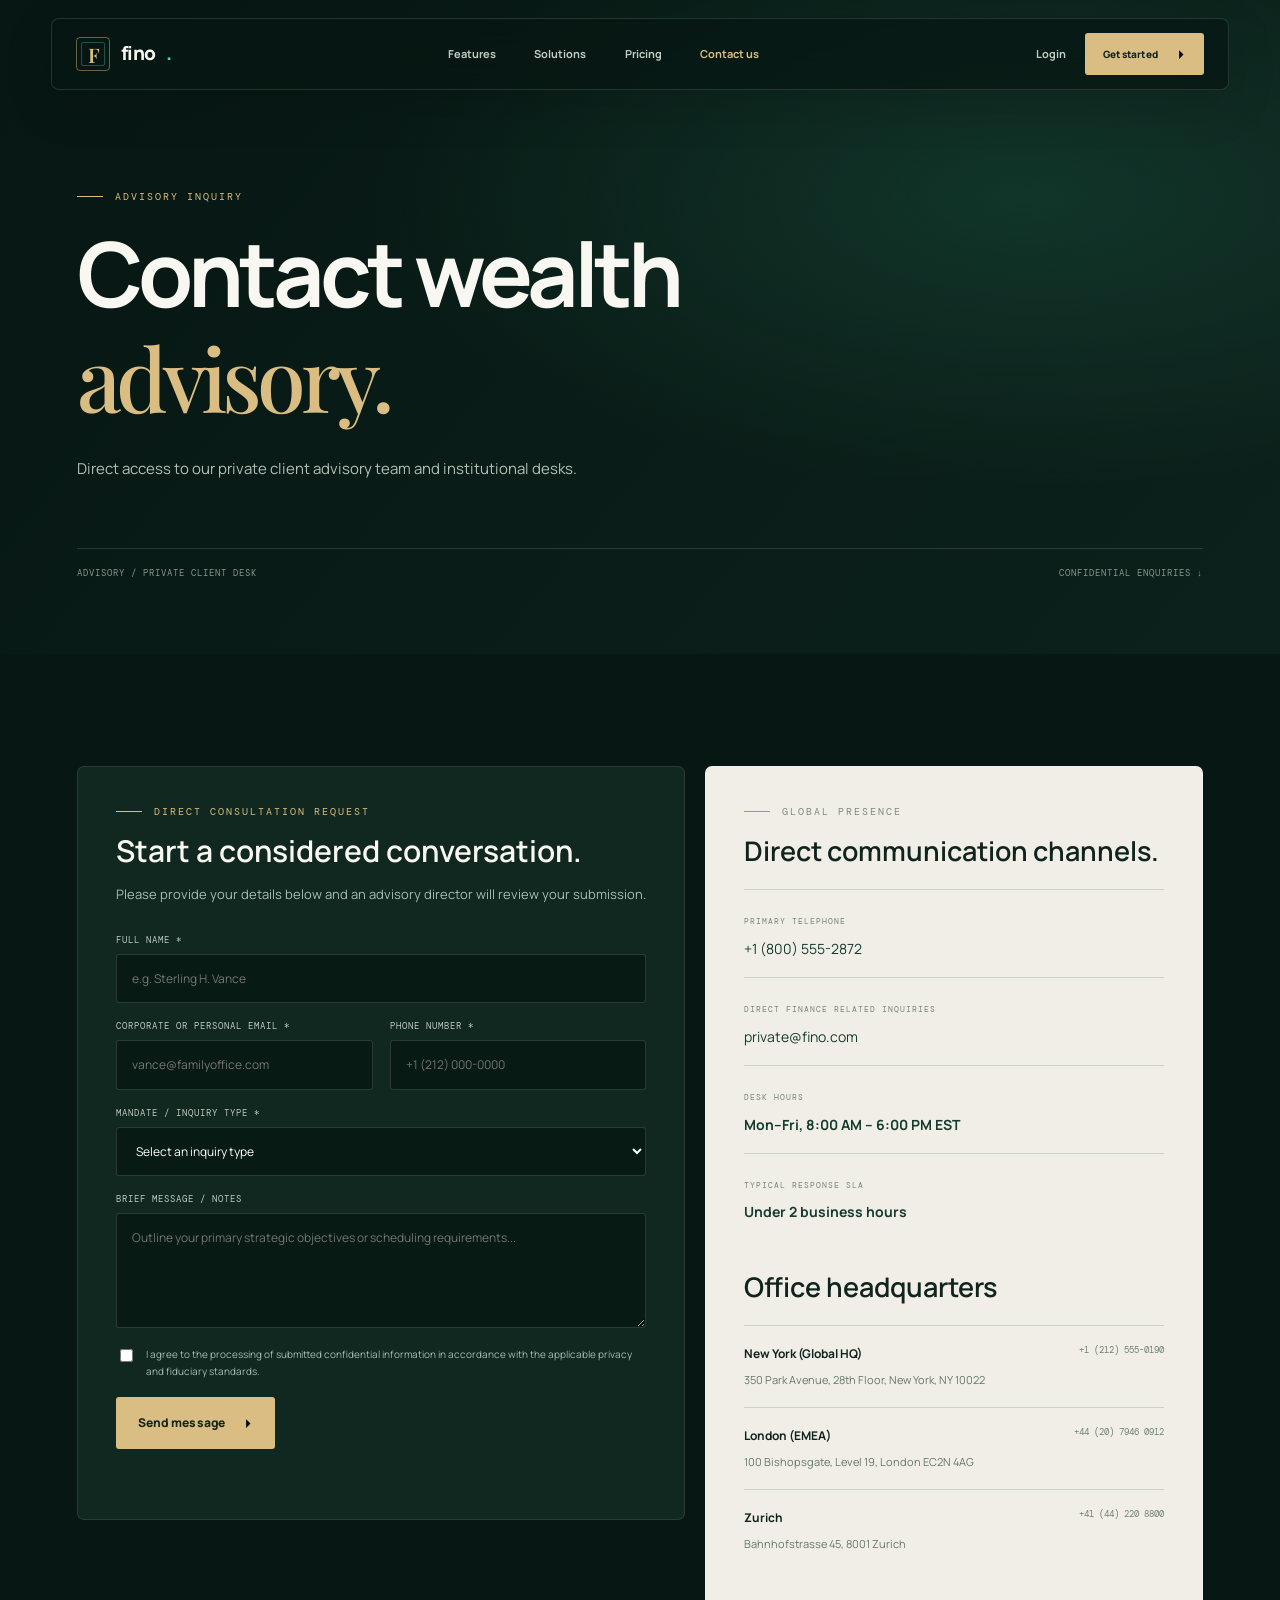
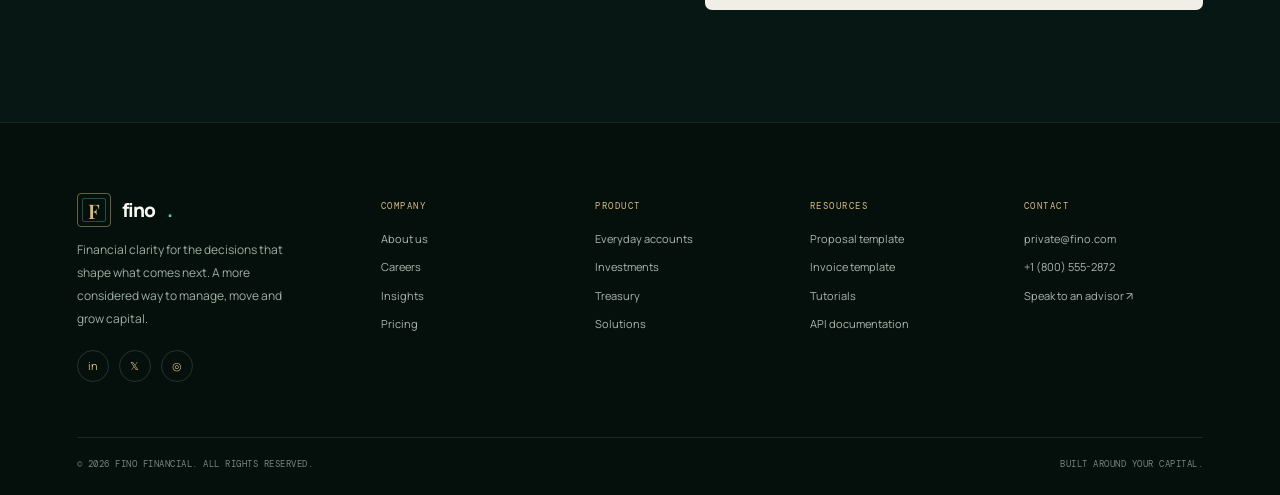
<file: contact.html>
<!doctype html><html lang="en"><head><meta charset="utf-8"><meta name="viewport" content="width=device-width, initial-scale=1"><meta name="theme-color" content="#071713"><meta name="description" content="Fino private wealth and financial intelligence."><link rel="icon" href="assets/favicon.svg" type="image/svg+xml"><title>Contact wealth advisory | Fino</title><link rel="preconnect" href="https://fonts.googleapis.com"><link rel="preconnect" href="https://fonts.gstatic.com" crossorigin><link rel="preconnect" href="https://images.unsplash.com"><link rel="stylesheet" href="assets/styles.css"></head><body class="loading"><div id="preloader"><div class="preload-inner"><div class="preload-mark">F</div><div class="preload-name">FINO</div><div class="preload-line"></div><div class="mono" style="color:#7d9285;font-size:8px">PRIVATE WEALTH · FINANCIAL INTELLIGENCE</div></div></div>
<header class="site-header"><div class="nav-shell"><a class="brand" href="index.html"><span class="brand-symbol">F</span> fino<span class="brand-dot">.</span></a><nav class="nav-links" aria-label="Main navigation"><a class="" href="index.html#features">Features</a><a class="" href="solutions.html">Solutions</a><a class="" href="pricing.html">Pricing</a><a class="active" href="contact.html">Contact us</a></nav><div class="nav-actions"><a class="nav-login" href="login.html">Login</a><a class="btn btn-gold" href="signup.html">Get started <svg viewBox="0 0 24 24" aria-hidden="true"><path d="M5 12h14M13 5l7 7-7 7"/></svg></a><button class="nav-toggle" aria-label="Toggle navigation" aria-expanded="false"><svg viewBox="0 0 24 24" fill="none" stroke="currentColor" stroke-width="1.7"><path d="M3 7h18M3 12h18M3 17h18"/></svg></button></div></div></header>
<main><section class="page-hero"><div class="container"><div class="eyebrow reveal">ADVISORY INQUIRY</div><h1 class="reveal">Contact wealth<br><em>advisory.</em></h1><p class="reveal">Direct access to our private client advisory team and institutional desks.</p><div class="hero-meta"><span>ADVISORY / PRIVATE CLIENT DESK</span><span>CONFIDENTIAL ENQUIRIES ↓</span></div></div></section>
<section class="section"><div class="container"><div class="contact-layout">
<div class="form-panel reveal"><div class="eyebrow">DIRECT CONSULTATION REQUEST</div><h2>Start a considered conversation.</h2><p>Please provide your details below and an advisory director will review your submission.</p>
<form id="contactForm"><div class="form-grid">
<div class="field full"><label for="name">Full name *</label><input id="name" name="name" placeholder="e.g. Sterling H. Vance" required></div>
<div class="field"><label for="email">Corporate or personal email *</label><input id="email" name="email" type="email" placeholder="vance@familyoffice.com" required></div>
<div class="field"><label for="phone">Phone number *</label><input id="phone" name="phone" type="tel" placeholder="+1 (212) 000-0000" required></div>
<div class="field full"><label for="mandate">Mandate / inquiry type *</label><select id="mandate" name="mandate" required><option value="">Select an inquiry type</option><option>Private Wealth Advisory</option><option>Institutional Treasury</option><option>Investment &amp; Fund Management</option><option>Cross-Border Commerce</option><option>General Enquiry</option></select></div>
<div class="field full"><label for="message">Brief message / notes</label><textarea id="message" name="message" placeholder="Outline your primary strategic objectives or scheduling requirements..."></textarea></div>
</div><label class="consent"><input type="checkbox" required> I agree to the processing of submitted confidential information in accordance with the applicable privacy and fiduciary standards.</label><button class="btn btn-gold" type="submit">Send message <svg viewBox="0 0 24 24" aria-hidden="true"><path d="M5 12h14M13 5l7 7-7 7"/></svg></button><div class="form-feedback" id="formFeedback" role="status"></div></form></div>
<aside class="contact-panel reveal delay-1"><div class="eyebrow">GLOBAL PRESENCE</div><h3>Direct communication channels.</h3><div class="contact-detail"><small>PRIMARY TELEPHONE</small><a href="tel:+18005552872">+1 (800) 555-2872</a></div><div class="contact-detail"><small>DIRECT FINANCE RELATED INQUIRIES</small><a href="mailto:private@fino.com">private@fino.com</a></div><div class="contact-detail"><small>DESK HOURS</small><b>Mon–Fri, 8:00 AM – 6:00 PM EST</b></div><div class="contact-detail"><small>TYPICAL RESPONSE SLA</small><b>Under 2 business hours</b></div><h3 style="margin-top:28px">Office headquarters</h3>
<div class="office"><strong>New York (Global HQ) <span>+1 (212) 555-0190</span></strong><p>350 Park Avenue, 28th Floor, New York, NY 10022</p></div>
<div class="office"><strong>London (EMEA) <span>+44 (20) 7946 0912</span></strong><p>100 Bishopsgate, Level 19, London EC2N 4AG</p></div>
<div class="office"><strong>Zurich <span>+41 (44) 220 8800</span></strong><p>Bahnhofstrasse 45, 8001 Zurich</p></div></aside>
</div></div></section></main><footer class="footer"><div class="container"><div class="footer-grid"><div class="footer-brand"><a class="brand" href="index.html"><span class="brand-symbol">F</span> fino<span class="brand-dot">.</span></a><p>Financial clarity for the decisions that shape what comes next. A more considered way to manage, move and grow capital.</p><div class="socials"><a href="#" aria-label="LinkedIn">in</a><a href="#" aria-label="X">𝕏</a><a href="#" aria-label="Instagram">◎</a></div></div><div class="footer-col"><h4>COMPANY</h4><a href="solutions.html">About us</a><a href="solutions.html">Careers</a><a href="solutions.html">Insights</a><a href="pricing.html">Pricing</a></div><div class="footer-col"><h4>PRODUCT</h4><a href="solutions.html">Everyday accounts</a><a href="solutions.html">Investments</a><a href="solutions.html">Treasury</a><a href="solutions.html">Solutions</a></div><div class="footer-col"><h4>RESOURCES</h4><a href="solutions.html">Proposal template</a><a href="solutions.html">Invoice template</a><a href="solutions.html">Tutorials</a><a href="solutions.html">API documentation</a></div><div class="footer-col"><h4>CONTACT</h4><a href="mailto:private@fino.com">private@fino.com</a><a href="tel:+18005552872">+1 (800) 555-2872</a><a href="contact.html">Speak to an advisor ↗</a></div></div><div class="footer-bottom"><span>© <span data-year>2026</span> FINO FINANCIAL. ALL RIGHTS RESERVED.</span><span>BUILT AROUND YOUR CAPITAL.</span></div></div></footer><script src="assets/app.js" defer></script></body></html>
</file>
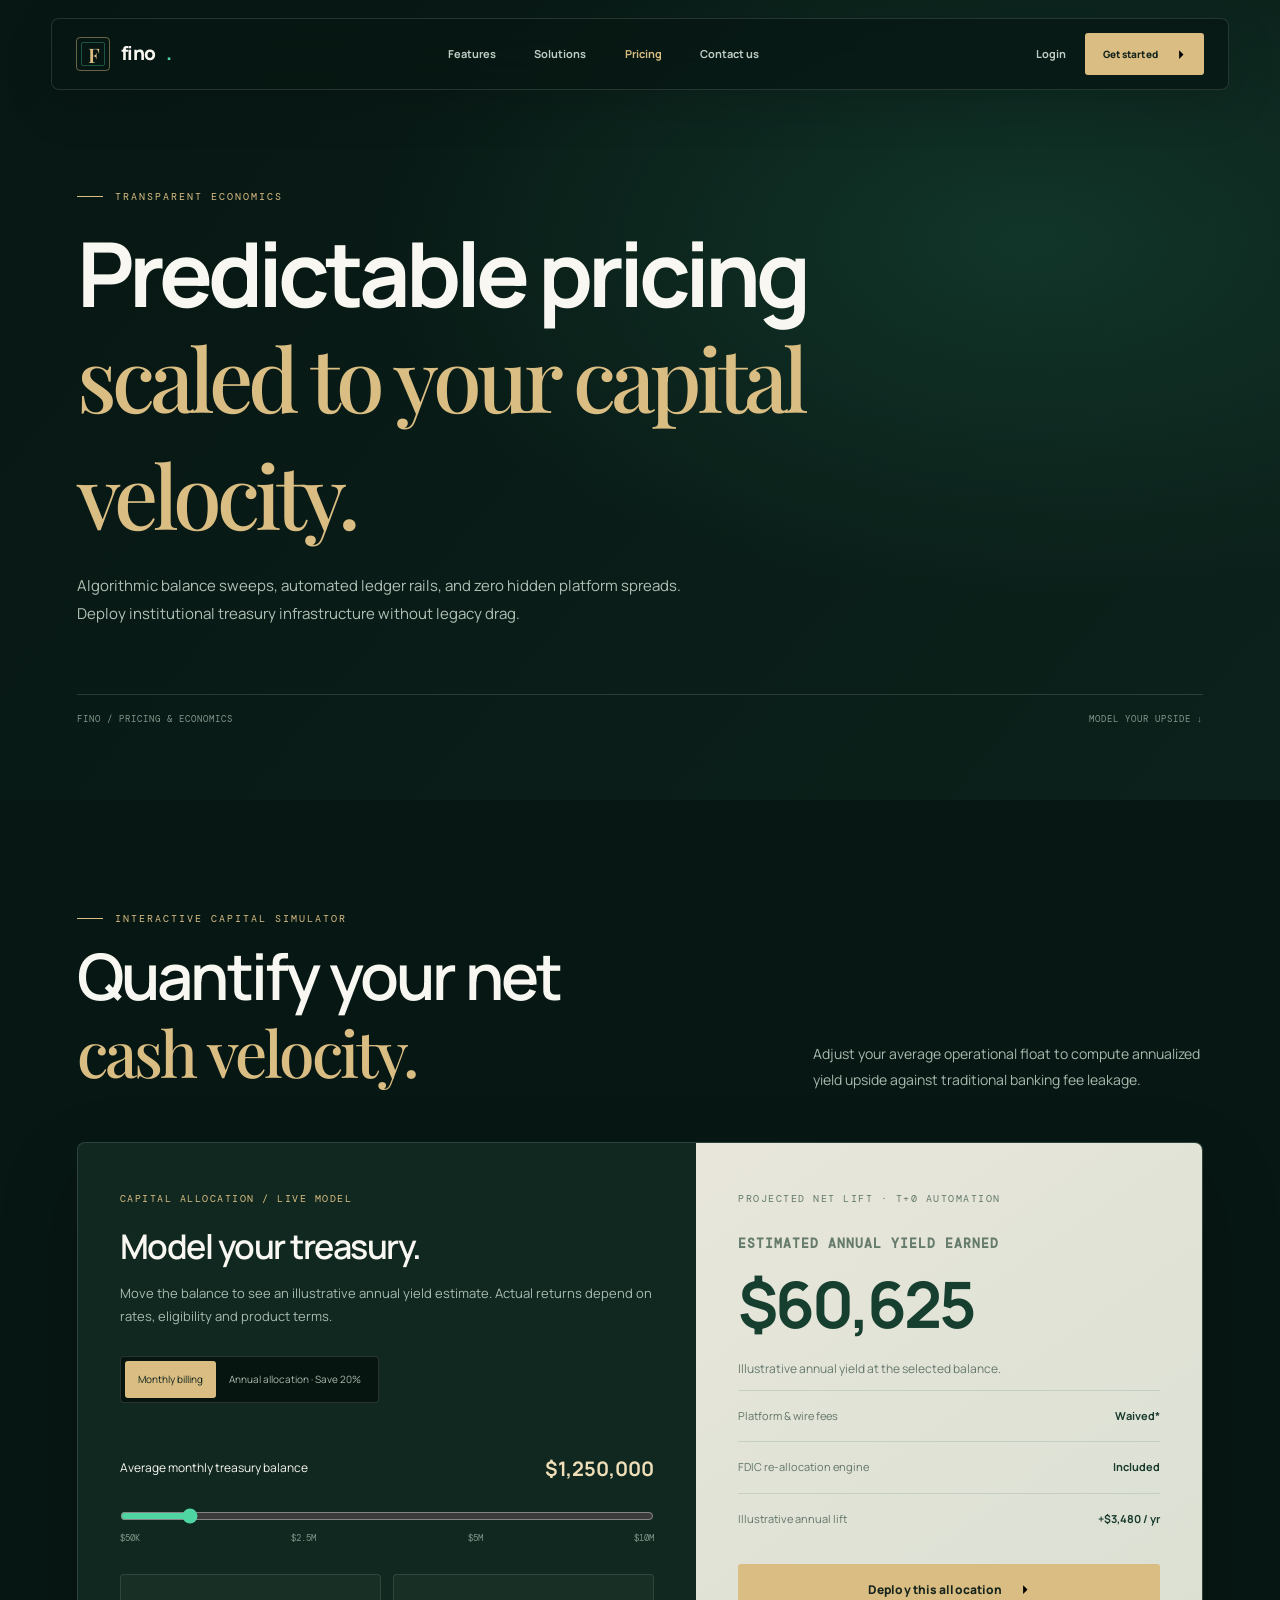
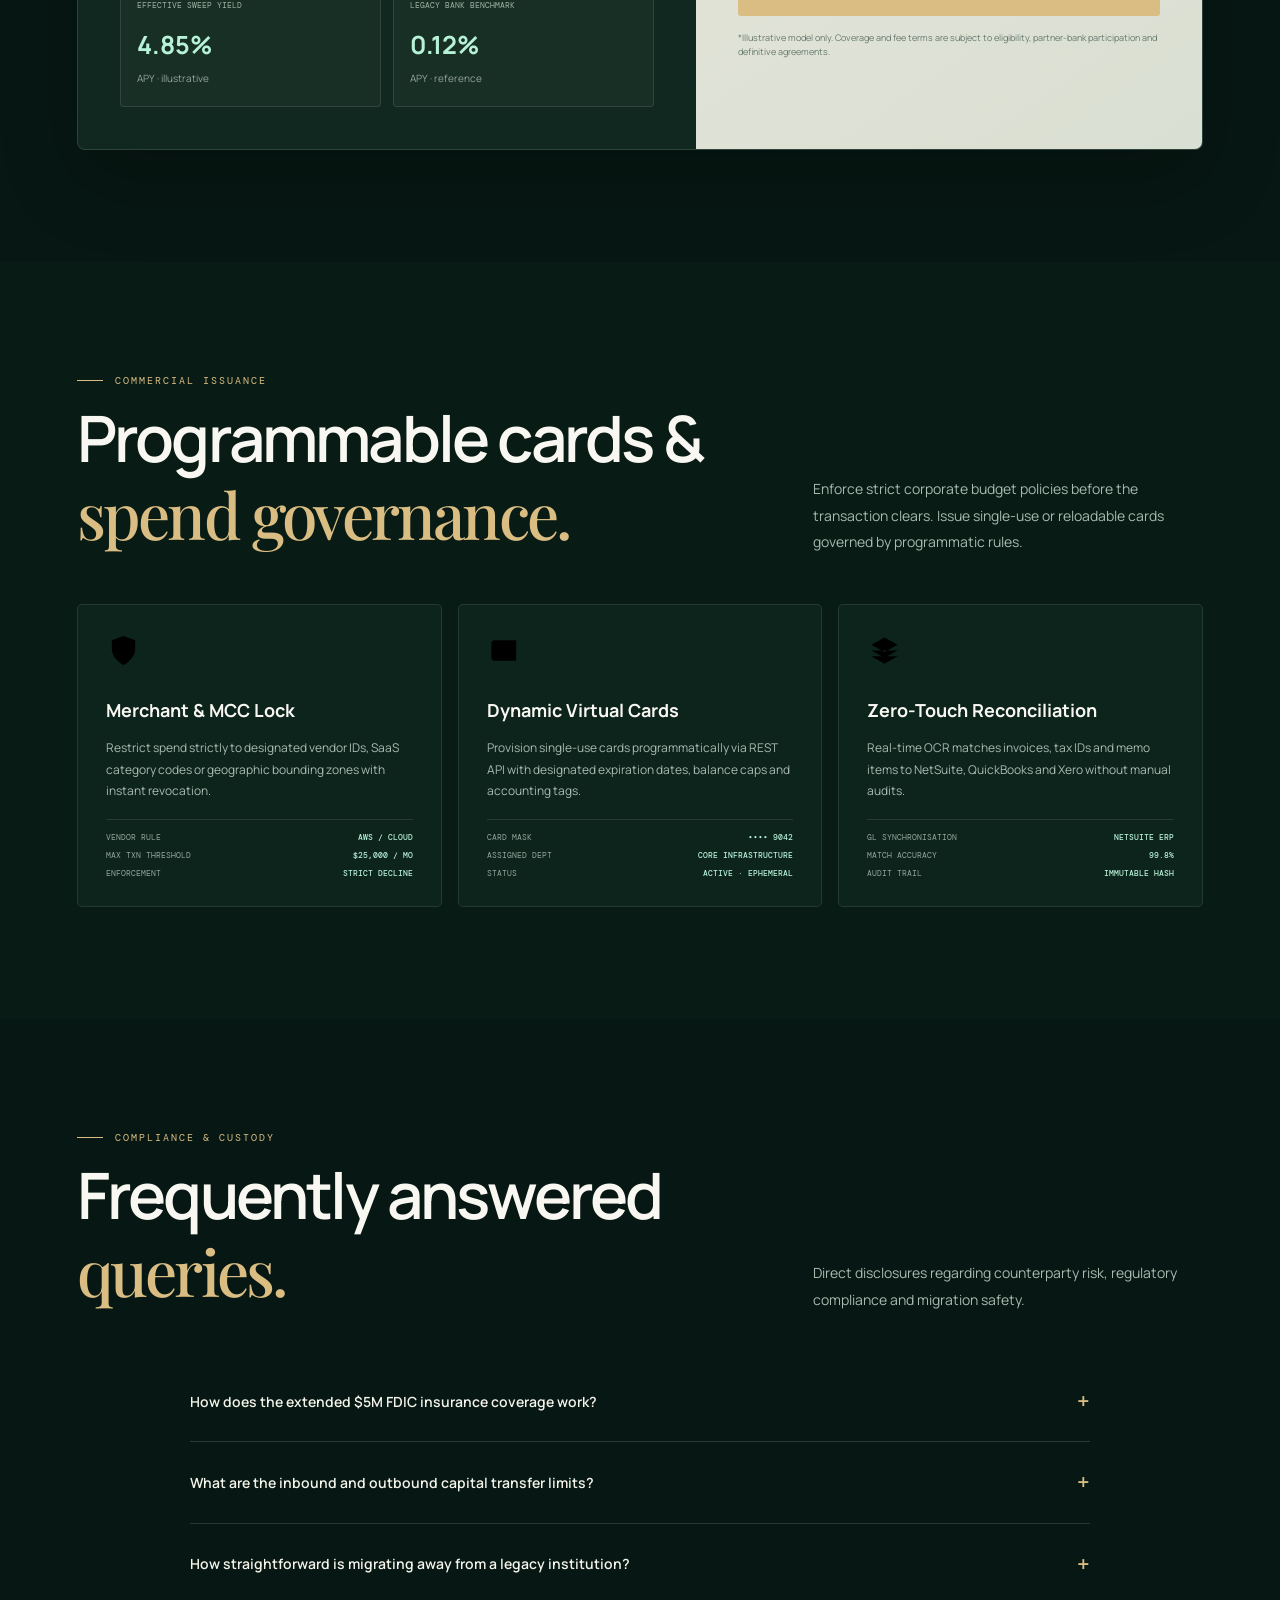
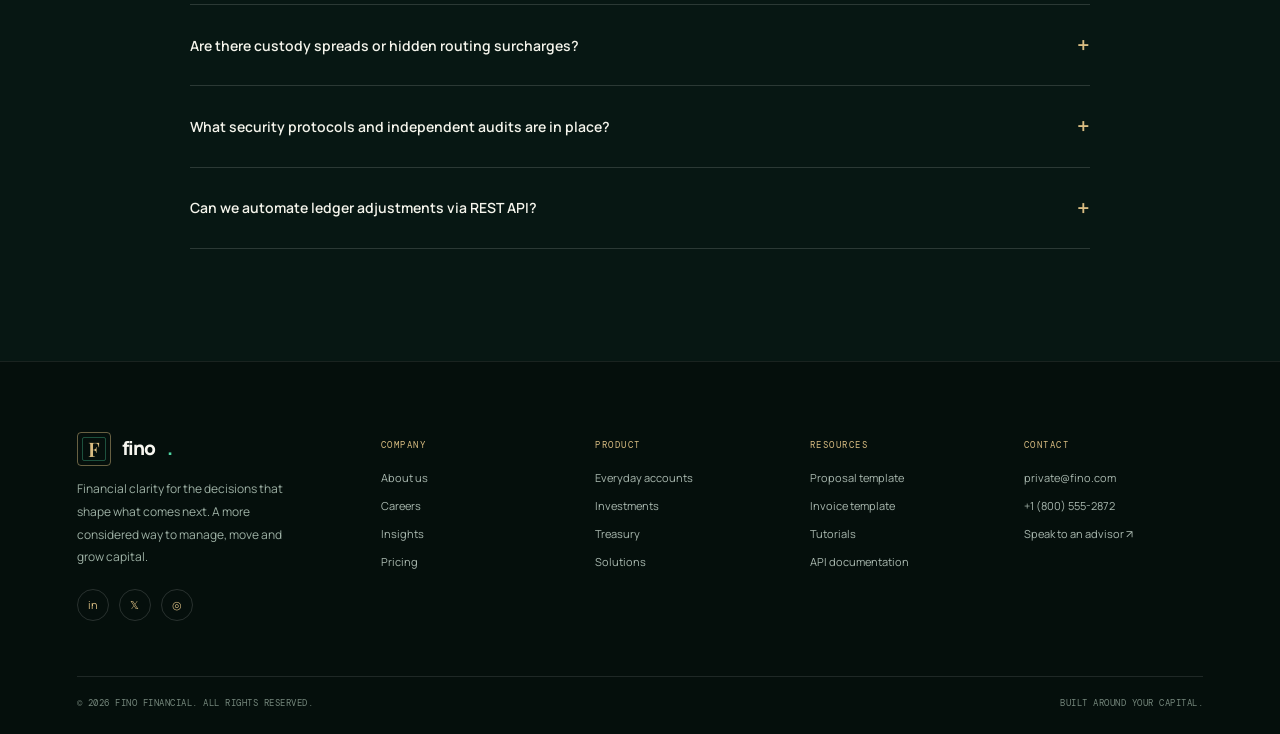
<file: pricing.html>
<!doctype html><html lang="en"><head><meta charset="utf-8"><meta name="viewport" content="width=device-width, initial-scale=1"><meta name="theme-color" content="#071713"><meta name="description" content="Fino private wealth and financial intelligence."><link rel="icon" href="assets/favicon.svg" type="image/svg+xml"><title>Pricing | Fino</title><link rel="preconnect" href="https://fonts.googleapis.com"><link rel="preconnect" href="https://fonts.gstatic.com" crossorigin><link rel="preconnect" href="https://images.unsplash.com"><link rel="stylesheet" href="assets/styles.css"></head><body class="loading"><div id="preloader"><div class="preload-inner"><div class="preload-mark">F</div><div class="preload-name">FINO</div><div class="preload-line"></div><div class="mono" style="color:#7d9285;font-size:8px">PRIVATE WEALTH · FINANCIAL INTELLIGENCE</div></div></div>
<header class="site-header"><div class="nav-shell"><a class="brand" href="index.html"><span class="brand-symbol">F</span> fino<span class="brand-dot">.</span></a><nav class="nav-links" aria-label="Main navigation"><a class="" href="index.html#features">Features</a><a class="" href="solutions.html">Solutions</a><a class="active" href="pricing.html">Pricing</a><a class="" href="contact.html">Contact us</a></nav><div class="nav-actions"><a class="nav-login" href="login.html">Login</a><a class="btn btn-gold" href="signup.html">Get started <svg viewBox="0 0 24 24" aria-hidden="true"><path d="M5 12h14M13 5l7 7-7 7"/></svg></a><button class="nav-toggle" aria-label="Toggle navigation" aria-expanded="false"><svg viewBox="0 0 24 24" fill="none" stroke="currentColor" stroke-width="1.7"><path d="M3 7h18M3 12h18M3 17h18"/></svg></button></div></div></header>
<main><section class="page-hero"><div class="container"><div class="eyebrow reveal">TRANSPARENT ECONOMICS</div><h1 class="reveal">Predictable pricing<br><em>scaled to your capital velocity.</em></h1><p class="reveal">Algorithmic balance sweeps, automated ledger rails, and zero hidden platform spreads. Deploy institutional treasury infrastructure without legacy drag.</p><div class="hero-meta"><span>FINO / PRICING &amp; ECONOMICS</span><span>MODEL YOUR UPSIDE ↓</span></div></div></section>
<section class="section"><div class="container"><div class="eyebrow reveal">INTERACTIVE CAPITAL SIMULATOR</div><div class="section-head"><div><h2 class="reveal">Quantify your net<br><em>cash velocity.</em></h2></div><p class="reveal">Adjust your average operational float to compute annualized yield upside against traditional banking fee leakage.</p></div>
<div class="pricing-calc reveal"><div class="calc-input"><span class="mono gold">CAPITAL ALLOCATION / LIVE MODEL</span><h2>Model your treasury.</h2><p>Move the balance to see an illustrative annual yield estimate. Actual returns depend on rates, eligibility and product terms.</p><div class="billing-switch"><button id="monthlyBtn" class="active" type="button">Monthly billing</button><button id="annualBtn" type="button">Annual allocation · Save 20%</button></div><div class="range-head"><label for="balance">Average monthly treasury balance</label><b id="balanceValue">$1,250,000</b></div><input id="balance" type="range" min="50000" max="10000000" step="50000" value="1250000"><div class="range-scale"><span>$50K</span><span>$2.5M</span><span>$5M</span><span>$10M</span></div><div class="rate-pair"><div class="rate-box"><small>EFFECTIVE SWEEP YIELD</small><b>4.85%</b><span>APY · illustrative</span></div><div class="rate-box"><small>LEGACY BANK BENCHMARK</small><b>0.12%</b><span>APY · reference</span></div></div></div>
<div class="calc-output"><span class="mono">PROJECTED NET LIFT · T+0 AUTOMATION</span><h3>ESTIMATED ANNUAL YIELD EARNED</h3><div class="yield-value" id="yieldValue">$60,625</div><p>Illustrative annual yield at the selected balance.</p><div class="calc-line"><span>Platform &amp; wire fees</span><b>Waived*</b></div><div class="calc-line"><span>FDIC re-allocation engine</span><b>Included</b></div><div class="calc-line"><span>Illustrative annual lift</span><b id="liftValue">+$60,625 / yr</b></div><a class="btn btn-gold" href="contact.html">Deploy this allocation <svg viewBox="0 0 24 24" aria-hidden="true"><path d="M5 12h14M13 5l7 7-7 7"/></svg></a><p style="font-size:9px;margin-top:15px">*Illustrative model only. Coverage and fee terms are subject to eligibility, partner-bank participation and definitive agreements.</p></div></div></div></section>
<section class="section" style="background:#091b15"><div class="container"><div class="section-head"><div><div class="eyebrow reveal">COMMERCIAL ISSUANCE</div><h2 class="reveal">Programmable cards &amp;<br><em>spend governance.</em></h2></div><p class="reveal">Enforce strict corporate budget policies before the transaction clears. Issue single-use or reloadable cards governed by programmatic rules.</p></div><div class="pricing-features">
<article class="pricing-feature reveal"><svg viewBox="0 0 24 24" aria-hidden="true"><path d="M12 22s8-4 8-11V5l-8-3-8 3v6c0 7 8 11 8 11z"/><path d="m9 12 2 2 4-4"/></svg><h3>Merchant &amp; MCC Lock</h3><p>Restrict spend strictly to designated vendor IDs, SaaS category codes or geographic bounding zones with instant revocation.</p><div class="mini-data"><span>VENDOR RULE <b>AWS / CLOUD</b></span><span>MAX TXN THRESHOLD <b>$25,000 / MO</b></span><span>ENFORCEMENT <b>STRICT DECLINE</b></span></div></article>
<article class="pricing-feature reveal delay-1"><svg viewBox="0 0 24 24" aria-hidden="true"><path d="M3 7.5A2.5 2.5 0 0 1 5.5 5H20v14H5.5A2.5 2.5 0 0 1 3 16.5z"/><path d="M3 8h17M16 13h.01"/></svg><h3>Dynamic Virtual Cards</h3><p>Provision single-use cards programmatically via REST API with designated expiration dates, balance caps and accounting tags.</p><div class="mini-data"><span>CARD MASK <b>•••• 9042</b></span><span>ASSIGNED DEPT <b>CORE INFRASTRUCTURE</b></span><span>STATUS <b>ACTIVE · EPHEMERAL</b></span></div></article>
<article class="pricing-feature reveal delay-2"><svg viewBox="0 0 24 24" aria-hidden="true"><path d="m12 3 9 5-9 5-9-5zM3 12l9 5 9-5M3 16l9 5 9-5"/></svg><h3>Zero-Touch Reconciliation</h3><p>Real-time OCR matches invoices, tax IDs and memo items to NetSuite, QuickBooks and Xero without manual audits.</p><div class="mini-data"><span>GL SYNCHRONISATION <b>NETSUITE ERP</b></span><span>MATCH ACCURACY <b>99.8%</b></span><span>AUDIT TRAIL <b>IMMUTABLE HASH</b></span></div></article>
</div></div></section>
<section class="section"><div class="container"><div class="section-head"><div><div class="eyebrow reveal">COMPLIANCE &amp; CUSTODY</div><h2 class="reveal">Frequently answered<br><em>queries.</em></h2></div><p class="reveal">Direct disclosures regarding counterparty risk, regulatory compliance and migration safety.</p></div><div class="faq">
<div class="faq-item reveal"><button class="faq-question" type="button" aria-expanded="false"><span>How does the extended $5M FDIC insurance coverage work?</span><span>+</span></button><div class="faq-answer"><p>Eligible deposits may be placed across a network of participating banks. Pass-through coverage depends on depositor eligibility, account titling, recordkeeping and applicable limits. Review the program disclosures with an advisor.</p></div></div><div class="faq-item reveal"><button class="faq-question" type="button" aria-expanded="false"><span>What are the inbound and outbound capital transfer limits?</span><span>+</span></button><div class="faq-answer"><p>Limits depend on the payment rail, account verification, institution, currency and risk controls. Your advisory team can confirm limits for the intended operating profile.</p></div></div><div class="faq-item reveal"><button class="faq-question" type="button" aria-expanded="false"><span>How straightforward is migrating away from a legacy institution?</span><span>+</span></button><div class="faq-answer"><p>A migration plan typically maps existing accounts, counterparties, approval policies, payment rails and reconciliation workflows before a staged cutover.</p></div></div><div class="faq-item reveal"><button class="faq-question" type="button" aria-expanded="false"><span>Are there custody spreads or hidden routing surcharges?</span><span>+</span></button><div class="faq-answer"><p>The Fino pricing model is designed to disclose platform, custody and routing economics clearly. Specific fees and third-party charges are confirmed in the applicable commercial agreement.</p></div></div><div class="faq-item reveal"><button class="faq-question" type="button" aria-expanded="false"><span>What security protocols and independent audits are in place?</span><span>+</span></button><div class="faq-answer"><p>The Figma describes SOC 2 Type II audit logs, cryptographic audit trails and governance controls. Ask the advisory team for current independent reports and security documentation.</p></div></div><div class="faq-item reveal"><button class="faq-question" type="button" aria-expanded="false"><span>Can we automate ledger adjustments via REST API?</span><span>+</span></button><div class="faq-answer"><p>The platform concept includes programmatic ledger rails and ERP synchronisation. API availability, scopes and integration requirements should be confirmed with the product team.</p></div></div></div></div></section></main><footer class="footer"><div class="container"><div class="footer-grid"><div class="footer-brand"><a class="brand" href="index.html"><span class="brand-symbol">F</span> fino<span class="brand-dot">.</span></a><p>Financial clarity for the decisions that shape what comes next. A more considered way to manage, move and grow capital.</p><div class="socials"><a href="#" aria-label="LinkedIn">in</a><a href="#" aria-label="X">𝕏</a><a href="#" aria-label="Instagram">◎</a></div></div><div class="footer-col"><h4>COMPANY</h4><a href="solutions.html">About us</a><a href="solutions.html">Careers</a><a href="solutions.html">Insights</a><a href="pricing.html">Pricing</a></div><div class="footer-col"><h4>PRODUCT</h4><a href="solutions.html">Everyday accounts</a><a href="solutions.html">Investments</a><a href="solutions.html">Treasury</a><a href="solutions.html">Solutions</a></div><div class="footer-col"><h4>RESOURCES</h4><a href="solutions.html">Proposal template</a><a href="solutions.html">Invoice template</a><a href="solutions.html">Tutorials</a><a href="solutions.html">API documentation</a></div><div class="footer-col"><h4>CONTACT</h4><a href="mailto:private@fino.com">private@fino.com</a><a href="tel:+18005552872">+1 (800) 555-2872</a><a href="contact.html">Speak to an advisor ↗</a></div></div><div class="footer-bottom"><span>© <span data-year>2026</span> FINO FINANCIAL. ALL RIGHTS RESERVED.</span><span>BUILT AROUND YOUR CAPITAL.</span></div></div></footer><script src="assets/app.js" defer></script></body></html>
</file>
<file: assets/styles.css>
@import url('https://fonts.googleapis.com/css2?family=DM+Mono:wght@400;500&family=DM+Sans:wght@400;500;600;700&family=Manrope:wght@400;500;600;700;800&family=Playfair+Display:ital,wght@0,500;0,600;1,500;1,600&display=swap');
:root{--night:#071713;--night2:#0b211b;--night3:#102c24;--forest:#153c30;--emerald:#4ed5a2;--mint:#b7f1d8;--gold:#d9bd82;--gold2:#f0dfb8;--cream:#f0eee6;--paper:#e8e7de;--white:#f8f7f1;--muted:#a4b7ad;--line:rgba(220,231,218,.14);--ink:#10241d;--serif:'Playfair Display',Georgia,serif;--sans:'Manrope','DM Sans',sans-serif;--mono:'DM Mono',monospace;--ease:cubic-bezier(.22,.75,.22,1)}
*{box-sizing:border-box}html{scroll-behavior:smooth;scroll-padding-top:100px}body{margin:0;background:var(--night);color:var(--white);font-family:var(--sans);font-size:15px;line-height:1.65;overflow-x:hidden}body.loading{overflow:hidden}a{color:inherit;text-decoration:none}button,input,select,textarea{font:inherit}button,a{ -webkit-tap-highlight-color:transparent}button{cursor:pointer}img{display:block;max-width:100%}.container{width:min(1240px,88%);margin:auto}.mono{font:10px var(--mono);letter-spacing:1.5px;text-transform:uppercase}.muted{color:var(--muted)}.gold{color:var(--gold)}.serif{font-family:var(--serif);font-weight:500;font-style:italic}.eyebrow{display:flex;align-items:center;gap:12px;color:var(--gold);font:10px var(--mono);letter-spacing:2px;text-transform:uppercase}.eyebrow:before{content:"";width:26px;height:1px;background:var(--gold)}.section{padding:112px 0}.section-head{display:flex;justify-content:space-between;align-items:end;gap:40px;margin-bottom:48px}.section-head h2{font:600 clamp(38px,5vw,66px)/1.05 var(--sans);letter-spacing:-2.8px;margin:17px 0 0}.section-head h2 em{font:500 1em var(--serif);color:var(--gold)}.section-head p{max-width:390px;color:#a8b9ae;margin:0;font-size:14px;line-height:1.9}
.btn{display:inline-flex;align-items:center;justify-content:center;gap:13px;padding:15px 21px;border:1px solid transparent;border-radius:3px;background:var(--emerald);color:#082219;font-weight:800;font-size:12px;letter-spacing:.1px;transition:transform .25s var(--ease),background .25s,box-shadow .25s}.btn:hover{transform:translateY(-3px);background:#7be6bc;box-shadow:0 12px 35px #4ed5a22b}.btn svg{width:15px;height:15px}.btn-outline{background:transparent;color:var(--white);border-color:#ffffff35}.btn-outline:hover{background:#ffffff12;border-color:var(--gold);color:var(--gold2);box-shadow:none}.btn-gold{background:var(--gold);color:#17251d}.btn-gold:hover{background:var(--gold2)}.text-link{display:inline-flex;align-items:center;gap:12px;color:var(--gold);font-size:12px;font-weight:700;border-bottom:1px solid #d9bd8266;padding-bottom:8px;transition:gap .25s}.text-link:hover{gap:19px}
#preloader{position:fixed;inset:0;z-index:9999;background:#06130f;display:grid;place-items:center;transition:opacity .65s var(--ease),visibility .65s}.preload-inner{text-align:center}.preload-mark{width:58px;height:58px;border:1px solid #d9bd8266;border-radius:50%;display:grid;place-items:center;margin:0 auto 22px;position:relative;color:var(--gold);font:600 24px var(--serif)}.preload-mark:after{content:"";position:absolute;inset:-6px;border:1px solid transparent;border-top-color:var(--emerald);border-radius:50%;animation:spin 1.1s linear infinite}.preload-name{font:600 12px var(--mono);letter-spacing:5px;color:#e9e5d8}.preload-line{width:130px;height:2px;background:#ffffff18;margin:17px auto;overflow:hidden}.preload-line:after{content:"";display:block;height:100%;width:45%;background:var(--emerald);animation:loadline 1.1s ease-in-out infinite}@keyframes spin{to{transform:rotate(360deg)}}@keyframes loadline{0%{transform:translateX(-110%)}100%{transform:translateX(330%)}}#preloader.done{opacity:0;visibility:hidden;pointer-events:none}
.site-header{position:fixed;z-index:1000;top:18px;left:0;width:100%;pointer-events:none}.nav-shell{pointer-events:auto;width:min(1320px,92%);margin:auto;min-height:72px;padding:0 24px;border:1px solid #ffffff20;border-radius:8px;background:rgba(7,23,19,.76);backdrop-filter:blur(18px);-webkit-backdrop-filter:blur(18px);display:flex;align-items:center;justify-content:space-between;box-shadow:0 14px 50px #0002;transition:background .3s,border .3s}.site-header.scrolled .nav-shell{background:rgba(5,17,14,.94);border-color:#d9bd8240}.brand{display:flex;align-items:center;gap:11px;font-size:19px;font-weight:800;letter-spacing:-.8px}.brand-symbol{width:34px;height:34px;border:1px solid #d9bd8277;border-radius:4px;display:grid;place-items:center;color:var(--gold);font:600 20px var(--serif);position:relative}.brand-symbol:after{content:"";position:absolute;inset:4px;border:1px solid #4ed5a255;border-radius:2px}.brand-dot{color:var(--emerald)}.nav-links{display:flex;align-items:center;gap:clamp(22px,3vw,44px)}.nav-links a,.nav-login{font-size:11px;color:#c0cdc5;font-weight:700;transition:color .2s}.nav-links a:hover,.nav-links a.active,.nav-login:hover{color:var(--gold)}.nav-actions{display:flex;align-items:center;gap:19px}.nav-actions .btn{padding:12px 17px;font-size:10px}.nav-toggle{display:none;background:none;border:0;color:white;padding:8px}.nav-toggle svg{width:24px;height:24px}
.hero{position:relative;min-height:790px;padding:190px 0 65px;overflow:hidden;background:radial-gradient(ellipse at 76% 45%,#194a3a66 0,transparent 42%),linear-gradient(125deg,#061510,#0a2019 58%,#0d1b17)}.hero:before{content:"";position:absolute;inset:0;opacity:.13;background-image:linear-gradient(#c5d8c411 1px,transparent 1px),linear-gradient(90deg,#c5d8c411 1px,transparent 1px);background-size:70px 70px;mask-image:linear-gradient(to bottom,#000,transparent 90%)}.hero:after{content:"";position:absolute;width:560px;height:560px;right:-140px;top:90px;border-radius:50%;background:#4ed5a20c;filter:blur(30px)}.hero-grid{position:relative;z-index:1;display:grid;grid-template-columns:1fr .92fr;align-items:center;gap:55px}.hero-copy{padding:28px 0}.hero h1{font:700 clamp(58px,7.2vw,102px)/.99 var(--sans);letter-spacing:-6px;margin:28px 0 24px;max-width:700px}.hero h1 em{font:500 .98em var(--serif);color:var(--gold);letter-spacing:-3px}.hero-copy>p{max-width:510px;color:#b4c4bb;font-size:16px;line-height:1.9;margin-bottom:34px}.hero-actions{display:flex;gap:13px;flex-wrap:wrap}.hero-visual{position:relative;min-height:470px;border-radius:9px;overflow:hidden;border:1px solid #ffffff20;box-shadow:0 30px 90px #0005}.hero-visual img{width:100%;height:470px;object-fit:cover;filter:saturate(.7) brightness(.74);transform:scale(1.02);transition:transform 1.2s var(--ease)}.hero-visual:hover img{transform:scale(1.07)}.hero-visual:after{content:"";position:absolute;inset:0;background:linear-gradient(180deg,#07171300 25%,#071713d9 100%),linear-gradient(120deg,#1c725033,transparent 60%)}.image-caption{position:absolute;z-index:2;left:28px;right:28px;bottom:25px;display:flex;justify-content:space-between;align-items:end}.image-caption strong{display:block;font:500 26px var(--serif)}.image-caption span{color:#c0d0c6;font:9px var(--mono);letter-spacing:1.4px}.floating-stat{position:absolute;z-index:3;top:35px;left:-28px;padding:18px 22px;background:#0b211be8;border:1px solid #d9bd8266;border-radius:5px;box-shadow:0 15px 50px #0004}.floating-stat small{display:block;color:#aabdb1;font:9px var(--mono);letter-spacing:1.1px}.floating-stat b{display:block;color:var(--gold2);font:600 25px var(--sans);margin-top:5px}
.trust-strip{background:#0c211b;border-top:1px solid var(--line);border-bottom:1px solid var(--line);padding:27px 0}.trust-inner{display:flex;align-items:center;justify-content:space-between;gap:25px}.trust-inner>span{font:9px var(--mono);letter-spacing:1.3px;color:#91a69a;max-width:170px}.trust-logos{display:flex;align-items:center;gap:clamp(24px,5vw,70px);color:#d0d9d1;font-size:17px;font-weight:800;letter-spacing:-.8px}.trust-logos span{opacity:.76}
.goal-grid{display:grid;grid-template-columns:repeat(3,1fr);gap:15px}.goal-card{position:relative;min-height:280px;padding:29px;background:linear-gradient(145deg,#102a22,#0b1d18);border:1px solid #ffffff16;border-radius:6px;overflow:hidden;transition:transform .35s var(--ease),border .35s,background .35s}.goal-card:before{content:"";position:absolute;width:180px;height:180px;border-radius:50%;right:-100px;top:-100px;background:#4ed5a21c;filter:blur(3px);transition:transform .5s}.goal-card:hover{transform:translateY(-7px);border-color:#d9bd8277;background:linear-gradient(145deg,#15382c,#0c211b)}.goal-card:hover:before{transform:scale(1.8)}.goal-card .number{font:10px var(--mono);color:var(--gold);letter-spacing:1px}.goal-icon{width:48px;height:48px;margin:35px 0 22px;color:var(--emerald)}.goal-icon svg{width:100%;height:100%;stroke:currentColor;fill:none;stroke-width:1.35;stroke-linecap:round;stroke-linejoin:round}.goal-card h3{font:600 23px var(--sans);margin:0 0 9px}.goal-card p{font-size:13px;color:#a9bbb0;line-height:1.8;max-width:310px;margin:0 0 20px}
.image-band{position:relative;min-height:420px;overflow:hidden;display:flex;align-items:center;background:#10271f}.image-band img{position:absolute;inset:0;width:100%;height:100%;object-fit:cover;opacity:.37;filter:saturate(.65)}.image-band:after{content:"";position:absolute;inset:0;background:linear-gradient(90deg,#061510 0%,#061510d9 42%,#06151040 100%)}.image-band-content{position:relative;z-index:1;padding:90px 0;max-width:670px}.image-band h2{font:600 clamp(42px,5vw,68px)/1.05 var(--sans);letter-spacing:-3px;margin:20px 0}.image-band h2 em{font:500 1em var(--serif);color:var(--gold)}.image-band p{color:#b8c7be;font-size:14px;max-width:490px;line-height:1.9}
.arch-grid{display:grid;grid-template-columns:1.2fr .8fr;gap:18px}.arch-panel{padding:34px;background:linear-gradient(145deg,#112b23,#0a1b16);border:1px solid #ffffff18;border-radius:7px;min-height:360px;position:relative;overflow:hidden}.arch-panel.light{background:var(--cream);color:var(--ink);border-color:#d7d6ca}.panel-label{font:9px var(--mono);letter-spacing:1.5px;color:var(--gold)}.light .panel-label{color:#718477}.arch-panel h3{font:600 28px var(--sans);margin:19px 0 8px}.arch-panel p{font-size:13px;line-height:1.85;color:#aabbb0;max-width:560px}.light p{color:#697a70}.chart-area{display:flex;align-items:end;gap:14px;height:110px;margin-top:26px;border-bottom:1px solid #ffffff20;padding:0 5px}.chart-bar{flex:1;position:relative;height:100%;display:flex;align-items:end}.chart-bar i{width:100%;display:block;border-radius:3px 3px 0 0;background:linear-gradient(180deg,var(--emerald),#27775d);transform-origin:bottom;animation:barup 1.2s var(--ease) both}.chart-bar span{position:absolute;bottom:-22px;left:0;font:8px var(--mono);color:#9eb1a5}@keyframes barup{from{transform:scaleY(.08)}to{transform:scaleY(1)}}.audit-list{display:grid;gap:0;margin-top:25px}.audit-list div{display:flex;align-items:center;gap:12px;padding:12px 0;border-top:1px solid #d6d8cf;font-size:12px}.audit-list b{margin-left:auto;font:8px var(--mono);color:#2b8b68}.audit-check{color:#3bb98a}
.metrics{background:var(--cream);color:var(--ink);padding:55px 0}.metric-grid{display:grid;grid-template-columns:repeat(3,1fr);gap:40px}.metric{padding:8px 25px;border-left:1px solid #c8cec4}.metric strong{display:block;font:700 clamp(38px,4vw,57px) var(--sans);letter-spacing:-2px;color:#163c30}.metric small{display:block;font:9px var(--mono);letter-spacing:1px;color:#7a8c80;margin:7px 0 10px}.metric p{font-size:12px;color:#6b7a70;line-height:1.75;max-width:290px;margin:0}
.footer{background:#050f0c;padding:70px 0 25px;border-top:1px solid #ffffff15}.footer-grid{display:grid;grid-template-columns:1.5fr repeat(4,1fr);gap:35px;padding-bottom:55px}.footer-brand p{font-size:12px;color:#9db0a4;max-width:220px;line-height:1.9}.socials{display:flex;gap:10px;margin-top:20px}.socials a{width:32px;height:32px;border:1px solid #ffffff24;border-radius:50%;display:grid;place-items:center;color:var(--gold);font-size:11px;transition:.2s}.socials a:hover{background:var(--emerald);color:var(--night)}.footer-col h4{font:9px var(--mono);letter-spacing:1.5px;color:var(--gold);margin:7px 0 18px}.footer-col a{display:block;color:#aab9b0;font-size:11px;margin:10px 0;transition:color .2s}.footer-col a:hover{color:var(--emerald)}.footer-bottom{border-top:1px solid #ffffff1b;padding-top:20px;display:flex;justify-content:space-between;color:#75877c;font:9px var(--mono);letter-spacing:.5px}
.page-hero{padding:190px 0 75px;background:radial-gradient(ellipse at 80% 30%,#1c594366,transparent 45%),linear-gradient(130deg,#071713,#0c211b);position:relative;overflow:hidden}.page-hero h1{font:700 clamp(54px,7vw,92px)/1 var(--sans);letter-spacing:-5px;margin:25px 0 20px;max-width:850px}.page-hero h1 em{font:500 .98em var(--serif);color:var(--gold)}.page-hero p{color:#b0c0b5;max-width:620px;font-size:15px;line-height:1.9}.page-hero .hero-meta{display:flex;justify-content:space-between;border-top:1px solid #ffffff22;margin-top:65px;padding-top:18px;color:#82988c;font:9px var(--mono);letter-spacing:1px}
.solution-list{display:grid;grid-template-columns:1fr 1fr;gap:18px}.solution-card{background:#0d241d;border:1px solid #ffffff18;border-radius:7px;overflow:hidden;transition:transform .35s,border .35s}.solution-card:hover{transform:translateY(-5px);border-color:#d9bd8277}.solution-image{height:205px;position:relative;overflow:hidden}.solution-image img{width:100%;height:100%;object-fit:cover;filter:brightness(.7) saturate(.7);transition:transform .8s var(--ease)}.solution-card:hover .solution-image img{transform:scale(1.06)}.solution-image:after{content:"";position:absolute;inset:0;background:linear-gradient(0deg,#0d241d,transparent 75%)}.solution-body{padding:27px}.solution-body .mono{color:var(--gold)}.solution-body h3{font:600 26px var(--sans);margin:12px 0}.solution-body>p{color:#a9bbb0;font-size:13px;line-height:1.85}.solution-stats{display:flex;gap:22px;flex-wrap:wrap;padding:18px 0;border-top:1px solid #ffffff18;border-bottom:1px solid #ffffff18;margin:20px 0}.solution-stats span{font:9px var(--mono);color:#8fa498}.solution-stats b{display:block;font:600 15px var(--sans);color:var(--mint);margin-top:4px}.feature-list{padding:0;margin:20px 0;list-style:none;display:grid;gap:10px}.feature-list li{font-size:12px;color:#c0cec5;display:flex;gap:10px}.feature-list li:before{content:"↗";color:var(--emerald)}
.process-grid{display:grid;grid-template-columns:repeat(4,1fr);gap:12px}.process-card{padding:25px;background:#0d241d;border:1px solid #ffffff19;border-radius:5px;min-height:240px}.process-card .step{font:9px var(--mono);color:var(--gold)}.process-card h3{font:600 20px var(--sans);margin:30px 0 9px}.process-card p{font-size:12px;line-height:1.8;color:#a9bbb0}.process-card small{font:8px var(--mono);color:var(--emerald)}
.pricing-calc{display:grid;grid-template-columns:1.1fr .9fr;background:#10281f;border:1px solid #ffffff20;border-radius:8px;overflow:hidden;box-shadow:0 30px 80px #0003}.calc-input{padding:42px}.calc-output{padding:42px;background:linear-gradient(145deg,#e8e6db,#d9dfd2);color:#10241d}.calc-input h2{font:600 34px var(--sans);letter-spacing:-1.5px;margin:13px 0}.calc-input p{font-size:13px;color:#a9bbb0;line-height:1.8}.billing-switch{display:inline-flex;padding:4px;background:#06150f;border:1px solid #ffffff22;border-radius:4px;margin:15px 0 24px}.billing-switch button{border:0;background:transparent;color:#a9bbb0;font-size:10px;padding:10px 13px;border-radius:3px}.billing-switch button.active{background:var(--gold);color:#10241d}.range-head{display:flex;justify-content:space-between;align-items:center;margin-top:25px;font-size:12px}.range-head b{font-size:20px;color:var(--gold2)}input[type=range]{width:100%;accent-color:var(--emerald);margin:23px 0 8px}.range-scale{display:flex;justify-content:space-between;color:#80968a;font:9px var(--mono)}.rate-pair{display:grid;grid-template-columns:1fr 1fr;gap:12px;margin-top:30px}.rate-box{padding:16px;background:#ffffff09;border:1px solid #ffffff1b;border-radius:4px}.rate-box small{font:8px var(--mono);color:#9fb1a5}.rate-box b{display:block;font-size:25px;margin-top:8px;color:var(--mint)}.rate-box span{font-size:10px;color:#93a69a}.calc-output .mono{color:#627a6b}.calc-output h3{font:600 13px var(--mono);letter-spacing:1px;margin:25px 0 8px;color:#657b6c}.yield-value{font:700 clamp(45px,5vw,68px) var(--sans);letter-spacing:-3px;color:#173f30}.calc-output>p{font-size:12px;color:#66796d}.calc-line{display:flex;justify-content:space-between;gap:12px;padding:16px 0;border-top:1px solid #c5d0c4;font-size:11px;color:#607568}.calc-line b{color:#193b2e}.calc-output .btn{width:100%;margin-top:20px}.pricing-features{display:grid;grid-template-columns:repeat(3,1fr);gap:16px}.pricing-feature{padding:28px;background:#0d241d;border:1px solid #ffffff18;border-radius:5px}.pricing-feature svg{width:35px;height:35px;color:var(--gold)}.pricing-feature h3{font-size:18px;margin:20px 0 8px}.pricing-feature p{font-size:12px;color:#a9bbb0;line-height:1.8}.mini-data{border-top:1px solid #ffffff1b;margin-top:17px;padding-top:12px;display:grid;gap:8px}.mini-data span{display:flex;justify-content:space-between;font:8px var(--mono);color:#93a69a}.mini-data b{color:var(--mint);font-weight:500}
.faq{max-width:900px;margin:auto}.faq-item{border-bottom:1px solid #ffffff25}.faq-question{width:100%;display:flex;justify-content:space-between;align-items:center;gap:20px;text-align:left;padding:22px 0;background:none;border:0;color:#f4f4eb;font-size:14px;font-weight:600}.faq-question span:last-child{color:var(--gold);font-size:22px;transition:transform .25s}.faq-answer{max-height:0;overflow:hidden;transition:max-height .35s var(--ease)}.faq-answer p{color:#a9bbb0;font-size:13px;line-height:1.85;padding:0 35px 20px 0;margin:0}.faq-item.open .faq-question span:last-child{transform:rotate(45deg)}.faq-item.open .faq-answer{max-height:180px}
.contact-layout{display:grid;grid-template-columns:1.1fr .9fr;gap:20px;align-items:start}.form-panel,.contact-panel{padding:38px;background:#10281f;border:1px solid #ffffff19;border-radius:7px}.form-panel h2{font:600 30px var(--sans);margin:12px 0}.form-panel>p{color:#a9bbb0;font-size:13px}.form-grid{display:grid;grid-template-columns:1fr 1fr;gap:17px;margin-top:28px}.field{display:grid;gap:8px}.field.full{grid-column:1/-1}.field label{font:9px var(--mono);letter-spacing:1px;color:#bdc9c0;text-transform:uppercase}.field input,.field select,.field textarea{width:100%;background:#071a14;border:1px solid #ffffff24;border-radius:3px;padding:14px 15px;color:white;outline:none;font-size:12px;transition:border .2s,box-shadow .2s}.field input:focus,.field select:focus,.field textarea:focus{border-color:var(--emerald);box-shadow:0 0 0 3px #4ed5a21a}.field textarea{min-height:115px;resize:vertical}.field select option{background:#10281f}.consent{display:flex;align-items:flex-start;gap:10px;color:#a9bbb0;font-size:10px;margin:18px 0}.consent input{accent-color:var(--emerald);margin-top:3px}.form-feedback{font-size:12px;color:var(--mint);margin-top:12px;min-height:20px}.contact-panel{background:var(--cream);color:var(--ink)}.contact-panel .eyebrow{color:#7e8c78}.contact-panel .eyebrow:before{background:#9c9c7d}.contact-panel h3{font:600 27px var(--sans);margin:14px 0 20px}.contact-detail{padding:17px 0;border-top:1px solid #cbd1c7}.contact-detail small{font:8px var(--mono);letter-spacing:1px;color:#77877c}.contact-detail b,.contact-detail a{display:block;font-size:14px;margin-top:5px;color:#163c30}.office{padding:18px 0;border-top:1px solid #cbd1c7}.office strong{display:flex;justify-content:space-between;gap:10px;font-size:12px}.office span{font:9px var(--mono);color:#718277}.office p{font-size:11px;color:#66776c;margin:7px 0 0}
.auth-shell{min-height:100vh;display:grid;grid-template-columns:1fr 1fr;background:var(--night)}.auth-visual{position:relative;min-height:100vh;overflow:hidden}.auth-visual img{position:absolute;inset:0;width:100%;height:100%;object-fit:cover;filter:brightness(.48) saturate(.65)}.auth-visual:after{content:"";position:absolute;inset:0;background:linear-gradient(0deg,#061510 0%,#06151044 70%),linear-gradient(90deg,#06151055,transparent)}.auth-visual-content{position:absolute;z-index:2;left:9%;right:9%;bottom:9%}.auth-visual-content h1{font:600 clamp(38px,4.5vw,62px)/1.06 var(--sans);letter-spacing:-2px}.auth-visual-content h1 em{font:500 1em var(--serif);color:var(--gold)}.auth-visual-content p{color:#d0d8d0;font-size:13px;max-width:390px}.auth-side{display:grid;place-items:center;padding:110px 8% 55px;position:relative}.auth-brand{position:absolute;top:28px;left:8%}.auth-card{width:min(440px,100%)}.auth-card h2{font:600 39px var(--sans);letter-spacing:-1.7px;margin:30px 0 5px}.auth-card>p{font-size:12px;color:#9fb1a5;margin:0 0 27px}.auth-tabs{display:grid;grid-template-columns:1fr 1fr;background:#0d241d;border:1px solid #ffffff20;padding:4px;margin-bottom:25px}.auth-tabs a{text-align:center;padding:11px;font-size:11px;color:#a9bbb0}.auth-tabs a.active{background:#d9bd82;color:#14251d;font-weight:800}.auth-form{display:grid;gap:15px}.auth-form label{font:9px var(--mono);letter-spacing:1px;color:#b7c5bb}.auth-form input{display:block;width:100%;margin-top:8px;background:#0c211b;border:1px solid #ffffff25;border-radius:3px;padding:15px;color:white;font-size:12px;outline:none}.auth-form input:focus{border-color:var(--emerald)}.auth-form .btn{width:100%;margin-top:5px}.auth-consent{font-size:10px;color:#9caf9f;display:flex;gap:9px;align-items:center}.auth-consent input{width:auto;margin:0;accent-color:var(--emerald)}.auth-sep{display:flex;align-items:center;gap:13px;color:#74877b;font:9px var(--mono);margin:23px 0}.auth-sep:before,.auth-sep:after{content:"";height:1px;flex:1;background:#ffffff20}.social-auth{display:grid;grid-template-columns:1fr 1fr;gap:10px}.social-auth button{padding:12px;border:1px solid #ffffff27;background:transparent;color:#d8e0d9;border-radius:3px;font-size:10px}.social-auth button:hover{border-color:var(--gold);color:var(--gold)}.auth-help{text-align:center;color:#9caf9f;font-size:10px;margin-top:25px}.auth-help a{color:var(--gold)}
.reveal{opacity:0;transform:translateY(22px);transition:opacity .7s var(--ease),transform .7s var(--ease)}.reveal.visible{opacity:1;transform:translateY(0)}.delay-1{transition-delay:.1s}.delay-2{transition-delay:.2s}.delay-3{transition-delay:.3s}
@media(max-width:900px){.hero-grid{gap:30px}.hero h1{font-size:66px}.floating-stat{left:-12px}.footer-grid{grid-template-columns:1.3fr 1fr 1fr;gap:28px}.footer-brand{grid-row:span 2}.process-grid{grid-template-columns:1fr 1fr}.contact-layout{grid-template-columns:1fr 1fr}}
@media(max-width:680px){.container{width:90%}.site-header{top:9px}.nav-shell{width:94%;min-height:62px;padding:0 14px}.nav-links{display:none;position:absolute;top:70px;left:3%;right:3%;padding:18px;background:#081a14f7;border:1px solid #ffffff24;border-radius:5px;flex-direction:column;align-items:stretch;gap:0;box-shadow:0 20px 60px #0008}.nav-links.open{display:flex}.nav-links a{padding:14px 8px;border-bottom:1px solid #ffffff14}.nav-actions{gap:10px}.nav-actions .nav-login{display:none}.nav-actions .btn{padding:10px 12px;font-size:9px}.nav-toggle{display:block}.hero{padding:145px 0 55px;min-height:0}.hero-grid{grid-template-columns:1fr;gap:36px}.hero h1{font-size:clamp(52px,12vw,72px);letter-spacing:-3.8px}.hero-copy>p{font-size:14px}.hero-visual{min-height:350px}.hero-visual img{height:350px}.floating-stat{top:18px;left:12px}.trust-inner{align-items:flex-start;flex-direction:column}.trust-logos{width:100%;justify-content:space-between;gap:10px;font-size:13px;flex-wrap:wrap}.section{padding:75px 0}.section-head{display:block;margin-bottom:30px}.section-head h2{font-size:43px;letter-spacing:-2px}.section-head p{margin-top:17px;font-size:13px}.goal-grid,.solution-list,.pricing-features{grid-template-columns:1fr}.goal-card{min-height:250px}.image-band{min-height:400px}.image-band-content{padding:65px 0}.image-band h2{font-size:46px}.arch-grid{grid-template-columns:1fr}.arch-panel{padding:25px;min-height:320px}.metric-grid{grid-template-columns:1fr;gap:20px}.metric{padding:10px 18px}.footer-grid{grid-template-columns:1fr 1fr;gap:25px 18px}.footer-brand{grid-column:1/-1;grid-row:auto}.footer-bottom{gap:12px;flex-direction:column}.page-hero{padding:145px 0 50px}.page-hero h1{font-size:clamp(49px,12vw,70px);letter-spacing:-3px}.page-hero p{font-size:13px}.page-hero .hero-meta{margin-top:40px;gap:20px;line-height:1.7}.solution-image{height:180px}.solution-body{padding:23px}.process-grid{grid-template-columns:1fr 1fr}.process-card{padding:19px;min-height:220px}.pricing-calc{grid-template-columns:1fr}.calc-input,.calc-output{padding:27px 22px}.calc-input h2{font-size:30px}.yield-value{font-size:54px}.pricing-features{gap:12px}.contact-layout{grid-template-columns:1fr}.form-panel,.contact-panel{padding:25px 20px}.form-grid{grid-template-columns:1fr}.field.full{grid-column:auto}.auth-shell{grid-template-columns:1fr}.auth-visual{min-height:260px;height:260px}.auth-visual-content{bottom:20px}.auth-visual-content h1{font-size:35px}.auth-side{padding:35px 7% 45px}.auth-brand{position:static;justify-self:start;margin-bottom:25px}.auth-card h2{font-size:34px;margin-top:0}.auth-side{display:block}.auth-card{margin:auto}.social-auth{grid-template-columns:1fr 1fr}}
@media(prefers-reduced-motion:reduce){*,*:before,*:after{scroll-behavior:auto!important;animation-duration:.01ms!important;animation-iteration-count:1!important;transition-duration:.01ms!important}.reveal{opacity:1;transform:none}}
</file>
